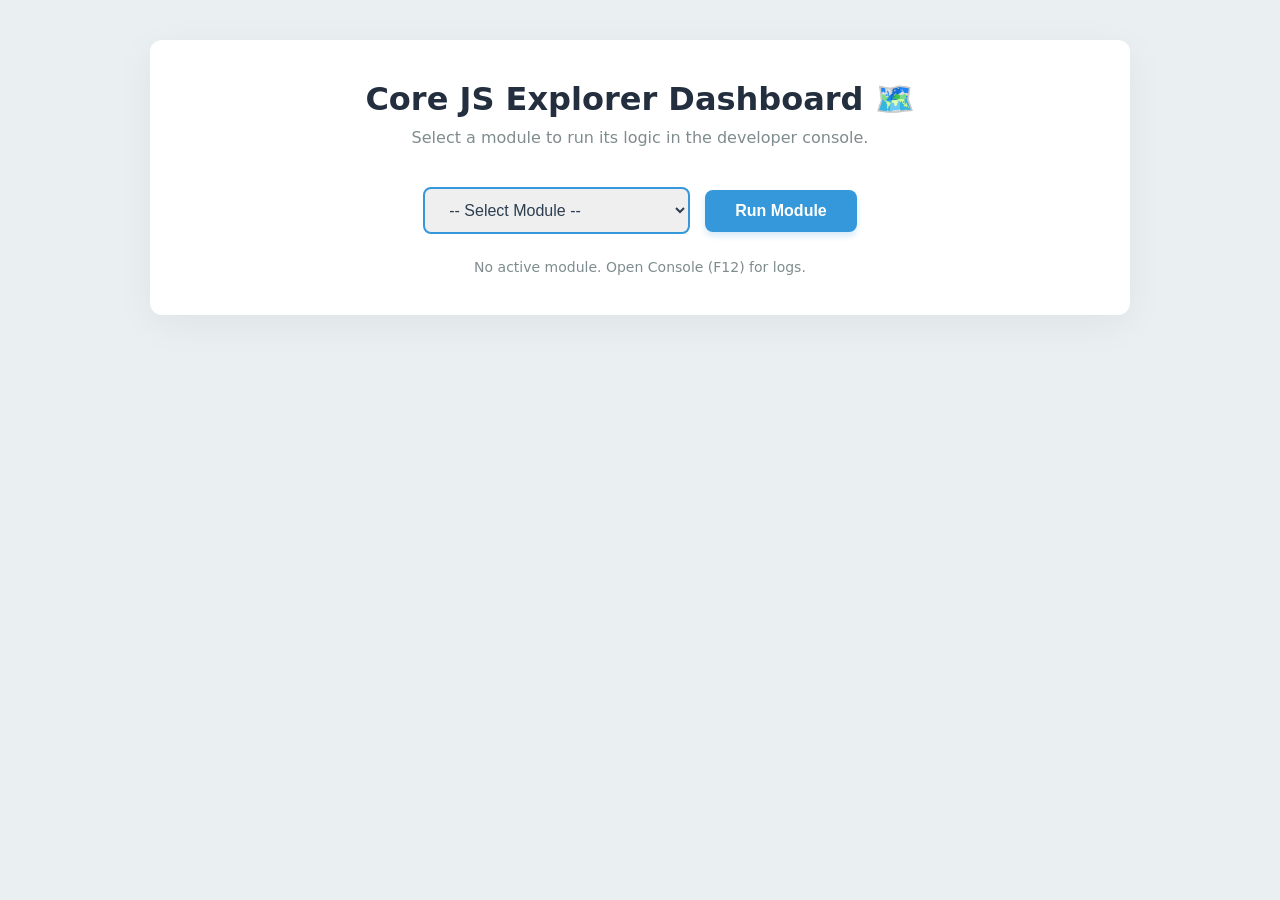
<file: index.html>
<!DOCTYPE html>
<html lang="en">
<head>
    <meta charset="UTF-8">
    <meta name="viewport" content="width=device-width, initial-scale=1.0">
    <title>Core JS Explorer 🚀</title>
    <style>
        body { font-family: -apple-system, system-ui, sans-serif; background: #eaeff1; padding: 40px; margin: 0; }
        .card { background: white; max-width: 900px; margin: auto; border-radius: 12px; padding: 40px; box-shadow: 0 10px 40px rgba(0,0,0,0.05); }
        .header { text-align: center; margin-bottom: 40px; }
        .controls { display: flex; align-items: center; justify-content: center; gap: 15px; margin-top: 30px; }
        select { border: 2px solid #3498db; padding: 12px 20px; border-radius: 8px; outline: none; font-size: 16px; cursor: pointer; color: #2c3e50; font-weight: 500; }
        button { background: #3498db; color: white; border: none; padding: 12px 30px; border-radius: 8px; font-weight: bold; cursor: pointer; transition: 0.2s; font-size: 16px; box-shadow: 0 4px 6px rgba(52,152,219,0.2); }
        button:hover { background: #2980b9; transform: translateY(-1px); }
        #status { text-align: center; margin-top: 25px; font-size: 14px; color: #7f8c8d; }
        .dom-link { display: none; margin-top: 30px; text-align: center; padding: 20px; background: rgba(52, 152, 219, 0.05); border-radius: 10px; border: 1px dashed #3498db; border-radius: 12px; }
        .dom-link a { color: #3498db; text-decoration: none; font-weight: bold; font-size: 18px; }
    </style>
</head>
<body>

    <div class="card">
        <div class="header">
            <h1 style="margin:0; font-size: 32px; color: #232f3e;">Core JS Explorer Dashboard 🗺️</h1>
            <p style="color: #7f8c8d; font-size: 16px; margin-top: 10px;">Select a module to run its logic in the developer console.</p>
        </div>

        <div class="controls">
            <select id="module-selector">
                <option value="">-- Select Module --</option>
                <optgroup label="🟢 BASICS (1-4)">
                    <option value="01.variables.js">01. Variables</option>
                    <option value="02.datatypes.js">02. Data Types</option>
                    <option value="03.Expressions-Literals-Operators.js">03. Expressions</option>
                    <option value="04.Operators.js">04. Operators</option>
                </optgroup>
                <optgroup label="🟡 DATA STRUCTURES (5-6)">
                    <option value="05.Arrays.js">05. Arrays</option>
                    <option value="06.objects.js">06. Objects</option>
                </optgroup>
                <optgroup label="🟠 LOGIC & LOOPS (7-8)">
                    <option value="07.control-flow.js">07. Control Flow</option>
                    <option value="08.iteration-patterns.js">08. Iteration Patterns</option>
                </optgroup>
                <optgroup label="🟣 FUNCTIONS & SCOPE (9-12)">
                    <option value="09.functions.js">09. Functions</option>
                    <option value="10.this-keyword.js">10. The 'this' Keyword</option>
                    <option value="11.closures.js">11. Closures</option>
                    <option value="12.functional-iteration.js">12. Functional Iteration</option>
                </optgroup>
                <optgroup label="⚪ ASYNC (13-15)">
                    <option value="13.async-basics.js">13. Async Basics</option>
                    <option value="14.promises.js">14. Promises</option>
                    <option value="15.async-await.js">15. Async/Await</option>
                </optgroup>
                <optgroup label="🔵 CORE POWER (16-19)">
                    <option value="16.json-and-fetch.js">16. JSON & Fetch</option>
                    <option value="17.error-handling.js">17. Error Handling</option>
                    <option value="18.modules.js">18. ES Modules</option>
                    <option value="19.advanced-execution-&-Prototypes.js">19. Advanced Execution</option>
                </optgroup>
                <optgroup label="🌎 WEB API & DOM (20-21)">
                    <option value="20.dom-basics.html">20. DOM Basics</option>
                    <option value="21.dom-advanced.html">21. DOM Advanced</option>
                </optgroup>
                <optgroup label="🌀 ADVANCED PATTERNS (22-24)">
                    <option value="22.recursion.js">22. Recursion</option>
                    <option value="23.iterators-generators.js">23. Iterators & Generators</option>
                    <option value="24.modern-collections.js">24. Modern Collections</option>
                </optgroup>
            </select>
            <button id="run-btn">Run Module</button>
        </div>

        <div id="status">No active module. Open Console (F12) for logs.</div>

        <div id="dom-launcher" class="dom-link">
            🚀 <b>Notice:</b> This module requires a dedicated HTML workspace.<br><br>
            <a id="dom-go-btn" href="#">Open DOM Playground Workspace →</a>
        </div>
    </div>

    <script>
        const selector = document.getElementById('module-selector');
        const runBtn = document.getElementById('run-btn');
        const status = document.getElementById('status');
        const launcher = document.getElementById('dom-launcher');

        runBtn.addEventListener('click', () => {
            const selectedVal = selector.value;
            if (!selectedVal) return alert("Select a module!");

            // If it's the HTML file, we just go there
            if (selectedVal.endsWith('.html')) {
                window.location.href = selectedVal;
                return;
            }

            // Otherwise, we refresh the dashboard with the module param
            const url = new URL(window.location);
            url.searchParams.set('module', selectedVal);
            window.location.href = url.href;
        });

        // Load module from param
        const activeModule = new URLSearchParams(window.location.search).get('module');
        if (activeModule) {
            selector.value = activeModule;
            status.innerHTML = `<span style="color:#2ecc71;">Running:</span> <b>${activeModule}</b>`;

            if (activeModule.endsWith('.html')) {
                launcher.style.display = "block";
                document.getElementById('dom-go-btn').href = activeModule;
            } else {
                launcher.style.display = "none";
            }

            const script = document.createElement('script');
            script.src = activeModule;
            
            // Modules (18, 19, 20)
            if (activeModule.includes('modules') || activeModule.includes('Prototypes')) {
                script.type = "module";
            }
            document.body.appendChild(script);
            console.clear();
            console.log(`%c LOADER: Loaded ${activeModule}`, 'color: #3498db; font-weight: bold;');
        }
    </script>
</body>
</html>
</file>
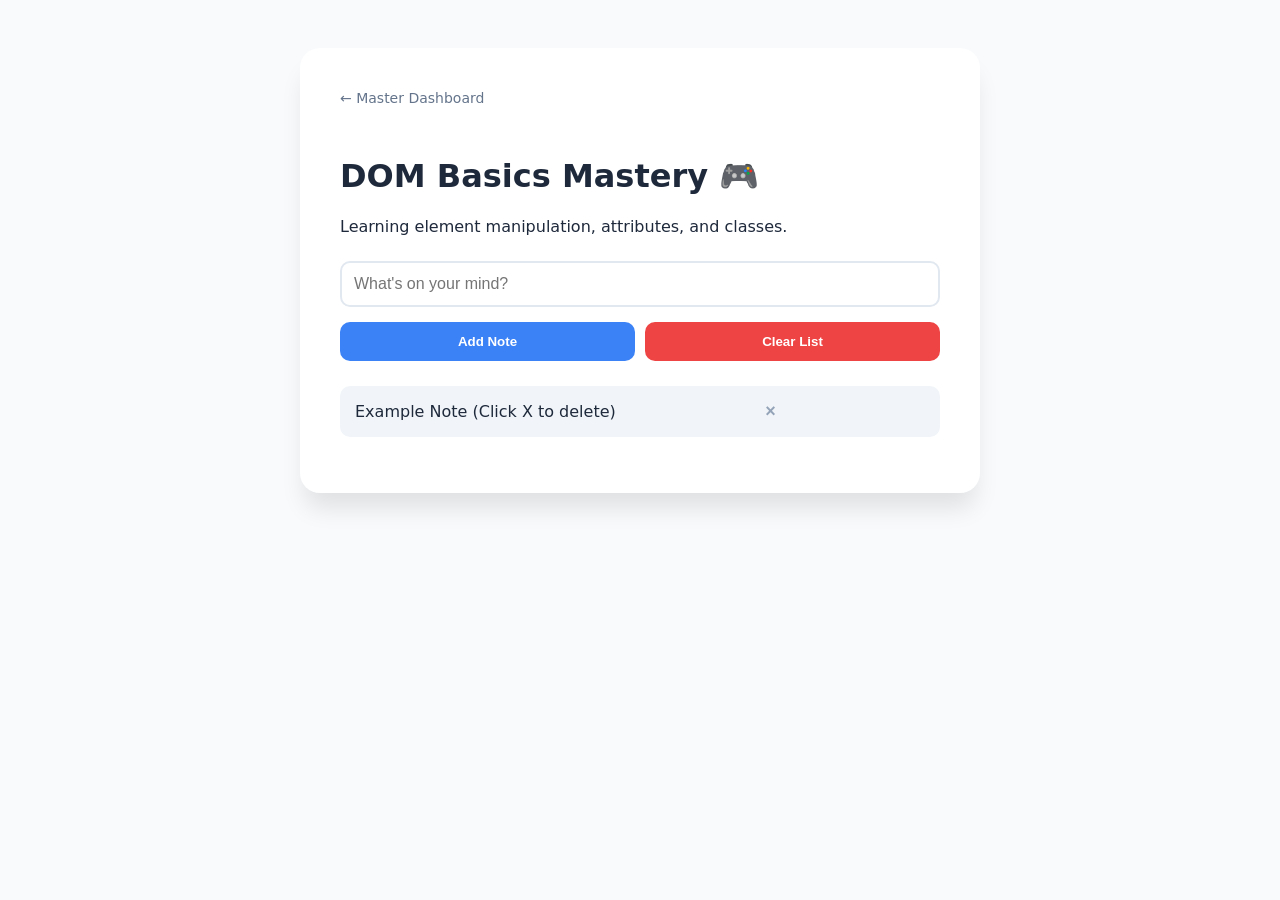
<file: 20.dom-basics.html>
<!DOCTYPE html>
<html lang="en">
<head>
    <meta charset="UTF-8">
    <meta name="viewport" content="width=device-width, initial-scale=1.0">
    <title>Module 20: DOM Basics 🎮</title>
    <!-- We link our external CSS file here -->
    <link rel="stylesheet" href="20.dom.css">
</head>
<body>

    <div class="hero-card">
        <a href="index.html" class="back-link">← Master Dashboard</a>
        
        <h1 id="main-title">DOM Basics Mastery 🎮</h1>
        <p id="description">Learning element manipulation, attributes, and classes.</p>
        
        <div class="controls">
            <input type="text" id="user-input" placeholder="What's on your mind?">
            <div class="btn-group">
                <button id="add-btn">Add Note</button>
                <button id="clear-btn">Clear List</button>
            </div>
        </div>

        <ul id="item-list">
            <li>
                <span>Example Note (Click X to delete)</span>
                <button class="delete-item">×</button>
            </li>
        </ul>
    </div>

    <script type="module" src="20.dom-basics.js"></script>
</body>
</html>
</file>
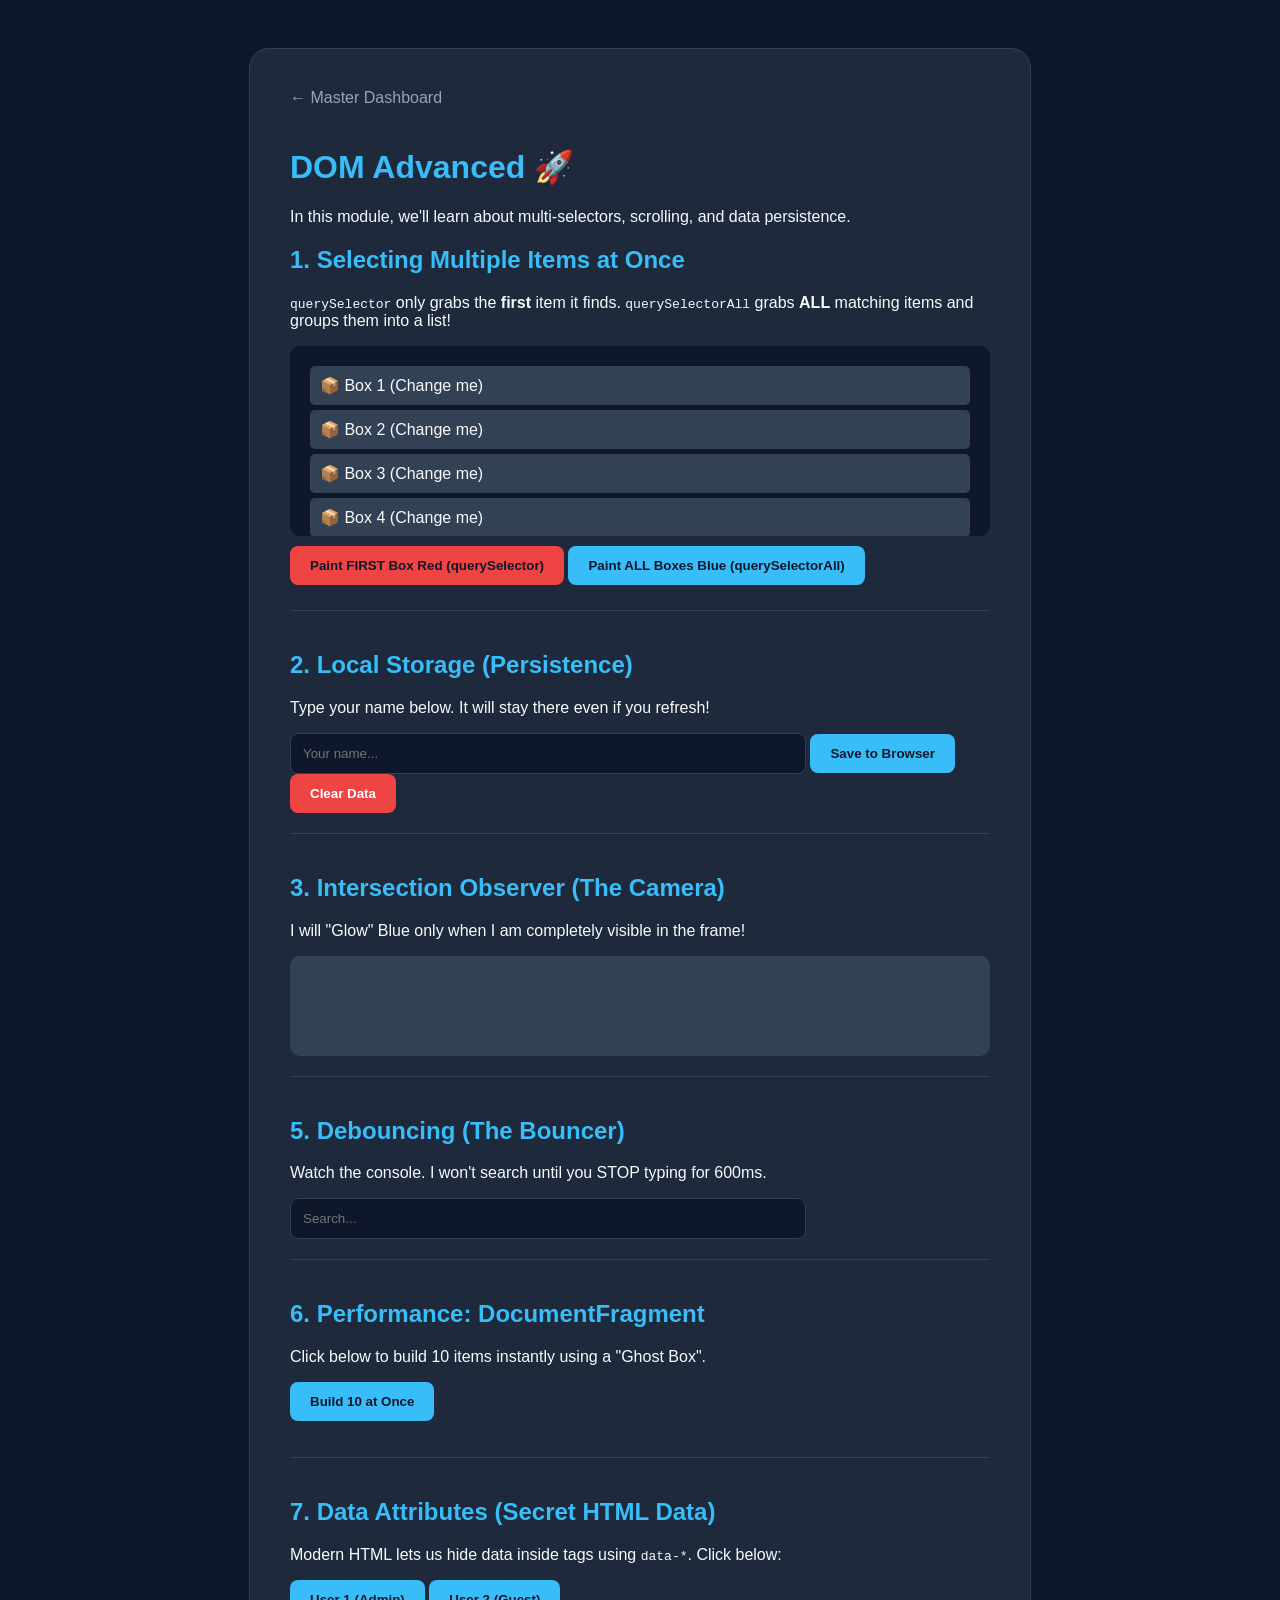
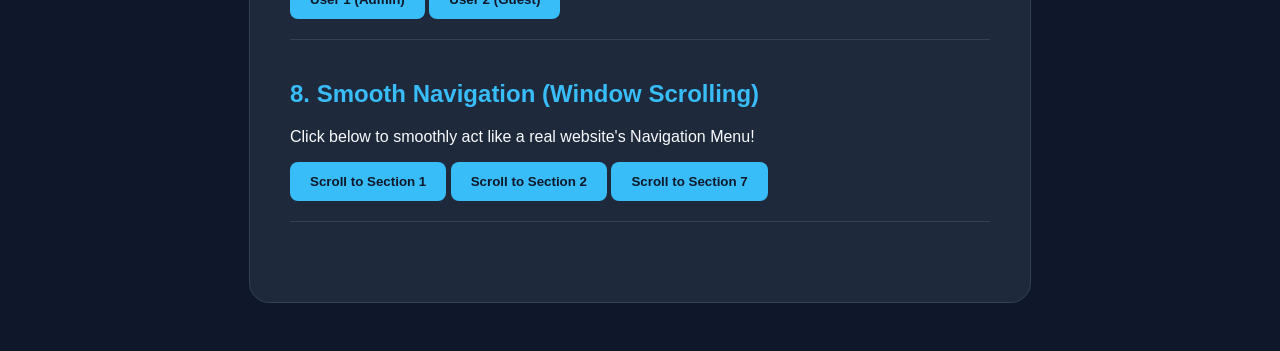
<file: 21.dom-advanced.html>
<!DOCTYPE html>
<html lang="en">
<head>
    <meta charset="UTF-8">
    <meta name="viewport" content="width=device-width, initial-scale=1.0">
    <title>Module 21: DOM Advanced 🚀</title>
    <!-- Linking our separate CSS file -->
    <link rel="stylesheet" href="21.dom.css">
</head>
<body>

    <div class="card">
        <a href="index.html" class="back-link">← Master Dashboard</a>
        <h1 style="color: #38bdf8;">DOM Advanced 🚀</h1>
        <p>In this module, we'll learn about multi-selectors, scrolling, and data persistence.</p>

        <!-- 1. Selection & Loops -->
        <div class="section">
            <h2 id="sec-1">1. Selecting Multiple Items at Once</h2>
            <p><code>querySelector</code> only grabs the <b>first</b> item it finds. <code>querySelectorAll</code> grabs <b>ALL</b> matching items and groups them into a list!</p>
            <div id="scroll-box" style="height: 150px;">
                <div class="list-item target-box">📦 Box 1 (Change me)</div>
                <div class="list-item target-box">📦 Box 2 (Change me)</div>
                <div class="list-item target-box">📦 Box 3 (Change me)</div>
                <div class="list-item target-box">📦 Box 4 (Change me)</div>
                <div class="list-item target-box">📦 Box 5 (Change me)</div>
                <div class="list-item target-box">📦 Box 6 (Change me)</div>
                <div class="list-item target-box">📦 Box 7 (Change me)</div>
                <div class="list-item target-box">📦 Box 8 (Change me)</div>
                <div class="list-item target-box">📦 Box 9 (Change me)</div>
                <div class="list-item target-box">📦 Box 10 (Change me)</div>
                <div class="list-item">🧱 Wall (Ignore me)</div>
                <div class="list-item">🧱 Wall (Ignore me)</div>
            </div>
            <button id="highlight-first-btn" style="margin-bottom: 5px; background: #ef4444;">Paint FIRST Box Red (querySelector)</button>
            <button id="highlight-all-btn" style="margin-bottom: 5px;">Paint ALL Boxes Blue (querySelectorAll)</button>
        </div>

        <!-- 2. Local Storage -->
        <div class="section">
            <h2 id="sec-2">2. Local Storage (Persistence)</h2>
            <p>Type your name below. It will stay there even if you refresh!</p>
            <input type="text" id="name-input" placeholder="Your name...">
            <button id="save-btn">Save to Browser</button>
            <button id="clear-data-btn" style="background: #ef4444; color: white;">Clear Data</button>
        </div>

        <!-- 3. Intersection Observer (The Camera) -->
        <div class="section" id="observer-section">
            <h2 id="observer-title">3. Intersection Observer (The Camera)</h2>
            <p>I will "Glow" Blue only when I am completely visible in the frame!</p>
            <div id="glow-box" style="height: 100px; background: #334155; border-radius: 10px; transition: 1s;"></div>
        </div>

        <!-- 5. Debouncing (The Bouncer) -->
        <div class="section">
            <h2>5. Debouncing (The Bouncer)</h2>
            <p>Watch the console. I won't search until you STOP typing for 600ms.</p>
            <input type="text" id="debounce-input" placeholder="Search...">
        </div>

        <!-- 6. Performance: Fragment -->
        <div class="section">
            <h2>6. Performance: DocumentFragment</h2>
            <p>Click below to build 10 items instantly using a "Ghost Box".</p>
            <button id="fragment-btn">Build 10 at Once</button>
            <ul id="fast-list" style="margin-top: 10px;"></ul>
        </div>

        <!-- 7. Data Attributes (New!) -->
        <div class="section">
            <h2 id="sec-7">7. Data Attributes (Secret HTML Data)</h2>
            <p>Modern HTML lets us hide data inside tags using <code>data-*</code>. Click below:</p>
            <button class="secret-btn" data-role="Admin" data-id="999">User 1 (Admin)</button>
            <button class="secret-btn" data-role="Guest" data-id="002">User 2 (Guest)</button>
        </div>

        <!-- 8. Scroll Navigation -->
        <div class="section">
            <h2>8. Smooth Navigation (Window Scrolling)</h2>
            <p>Click below to smoothly act like a real website's Navigation Menu!</p>
            <div class="btn-group">
                <button class="nav-btn" data-target="sec-1">Scroll to Section 1</button>
                <button class="nav-btn" data-target="sec-2">Scroll to Section 2</button>
                <button class="nav-btn" data-target="sec-7">Scroll to Section 7</button>
            </div>
        </div>
    </div>

    <script type="module" src="21.dom-advanced.js"></script>
</body>
</html>
</file>
<file: 20.dom.css>
/* CSS for DOM Basics Module */
body { 
    font-family: 'Inter', system-ui, sans-serif; 
    padding: 40px; 
    background: #f8fafc; 
    color: #1e293b; 
    display: flex;
    justify-content: center;
}

.hero-card { 
    width: 100%;
    max-width: 600px; 
    background: white; 
    padding: 40px; 
    border-radius: 20px; 
    box-shadow: 0 20px 25px -5px rgba(0,0,0,0.1); 
}

.highlight { background: #fef08a; padding: 2px 5px; border-radius: 4px; border: 1px solid #facc15; }
.hidden { display: none; }
.success-border { border-left: 5px solid #22c55e !important; }

.controls { display: flex; flex-direction: column; gap: 15px; margin: 25px 0; }
input { padding: 12px; border: 2px solid #e2e8f0; border-radius: 10px; font-size: 16px; outline: none; transition: 0.2s; }
input:focus { border-color: #3b82f6; }

.btn-group { display: flex; gap: 10px; }
button { flex: 1; padding: 12px; border: none; border-radius: 10px; font-weight: 600; cursor: pointer; transition: 0.2s; }
#add-btn { background: #3b82f6; color: white; }
#clear-btn { background: #ef4444; color: white; }
button:hover { opacity: 0.9; transform: translateY(-1px); }

ul { padding: 0; list-style: none; margin-top: 20px; }
li { background: #f1f5f9; padding: 15px; border-radius: 10px; margin-bottom: 10px; display: flex; justify-content: space-between; align-items: center; }
.delete-item { background: transparent; color: #94a3b8; border: none; cursor: pointer; font-size: 18px; width: auto; padding: 0 10px; }
.delete-item:hover { color: #ef4444; }

.back-link { display: inline-block; margin-bottom: 30px; color: #64748b; text-decoration: none; font-size: 14px; }
.back-link:hover { text-decoration: underline; }
</file>
<file: 21.dom.css>
/* CSS for DOM Advanced Module */
body { font-family: 'Inter', sans-serif; background: #0f172a; color: #f8fafc; padding: 40px; }
.card { max-width: 700px; margin: auto; background: #1e293b; padding: 40px; border-radius: 20px; border: 1px solid #334155; }
.back-link { color: #94a3b8; text-decoration: none; margin-bottom: 20px; display: inline-block; }

.section { margin-bottom: 40px; padding-bottom: 20px; border-bottom: 1px solid #334155; }
h2 { color: #38bdf8; }

#scroll-box { height: 200px; overflow-y: scroll; background: #0f172a; padding: 20px; border-radius: 10px; margin: 10px 0; }
.list-item { background: #334155; padding: 10px; margin-bottom: 5px; border-radius: 5px; }

input { padding: 12px; background: #0f172a; border: 1px solid #334155; color: white; border-radius: 8px; width: 70%; }
button { padding: 12px 20px; background: #38bdf8; color: #0f172a; border: none; border-radius: 8px; font-weight: bold; cursor: pointer; }
button:hover { background: #7dd3fc; }

.highlight { background: #3b82f6; color: white; transition: 0.3s; }
</file>
